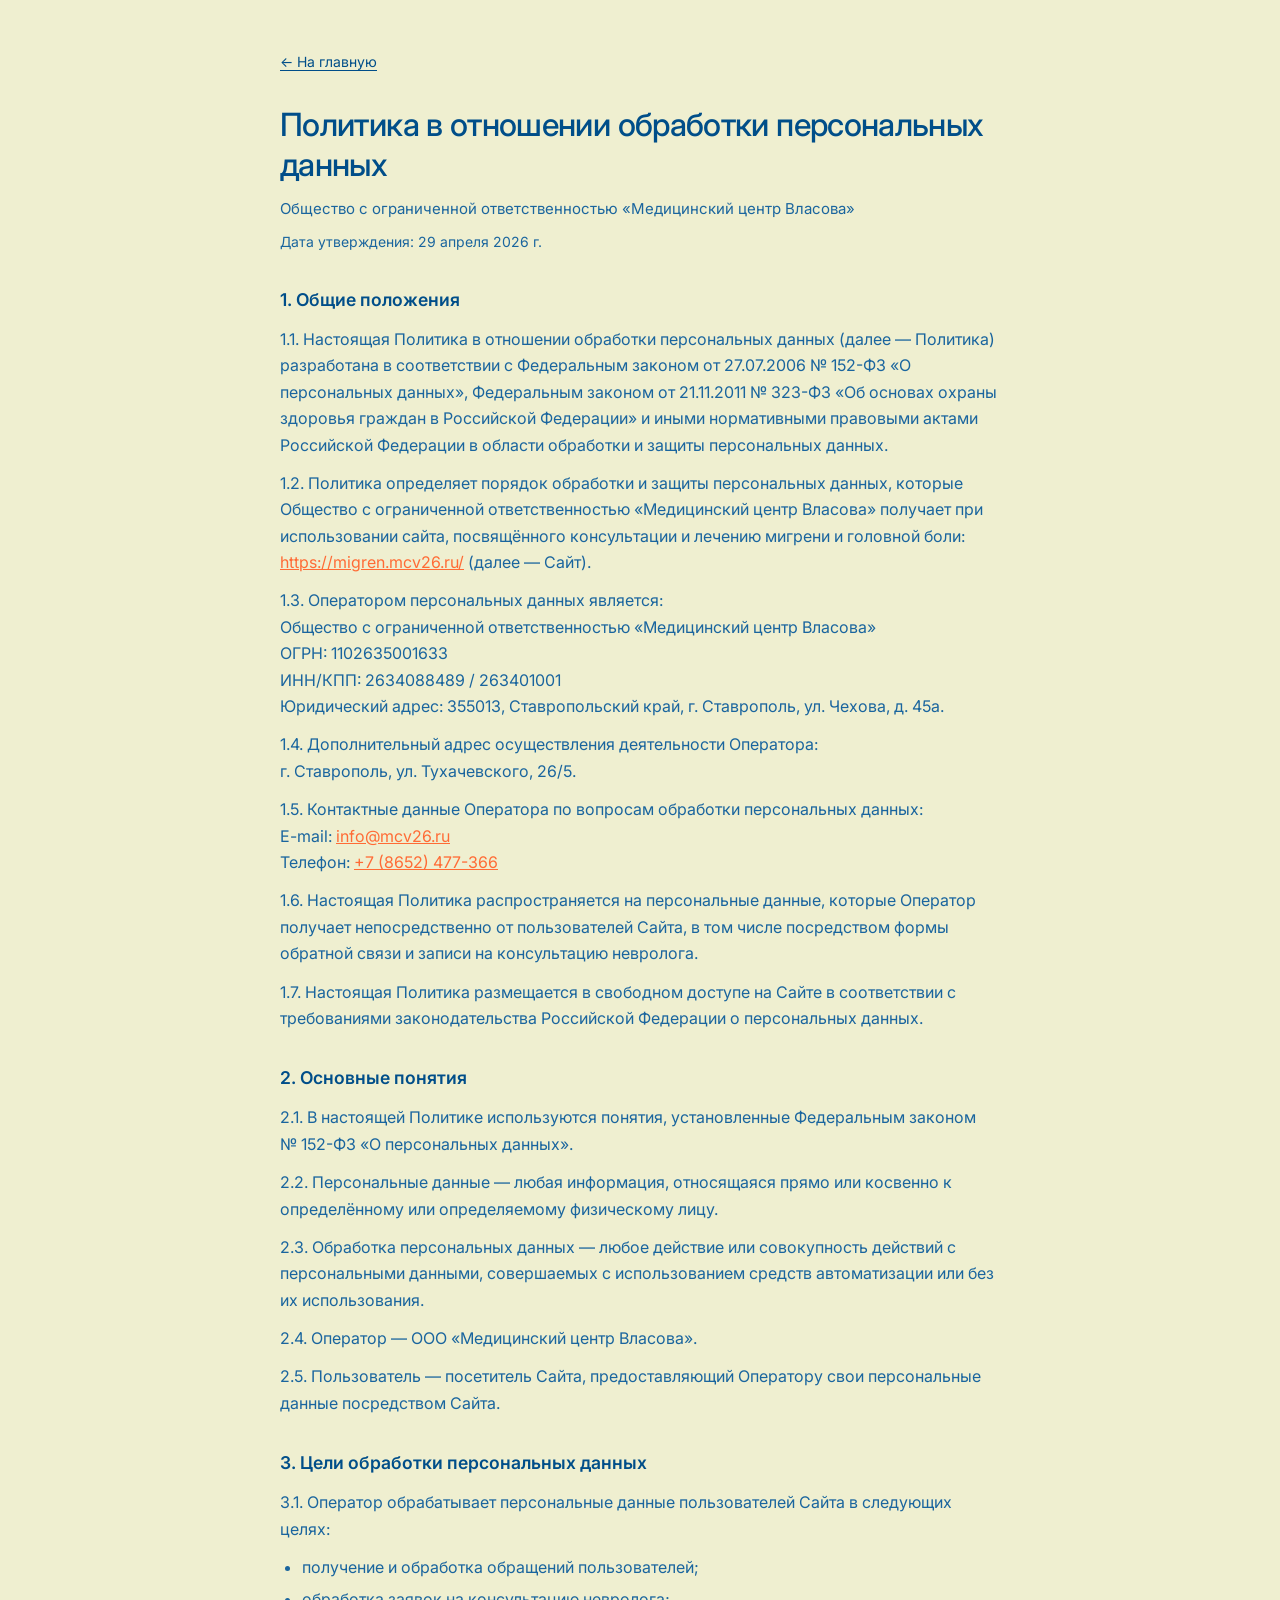
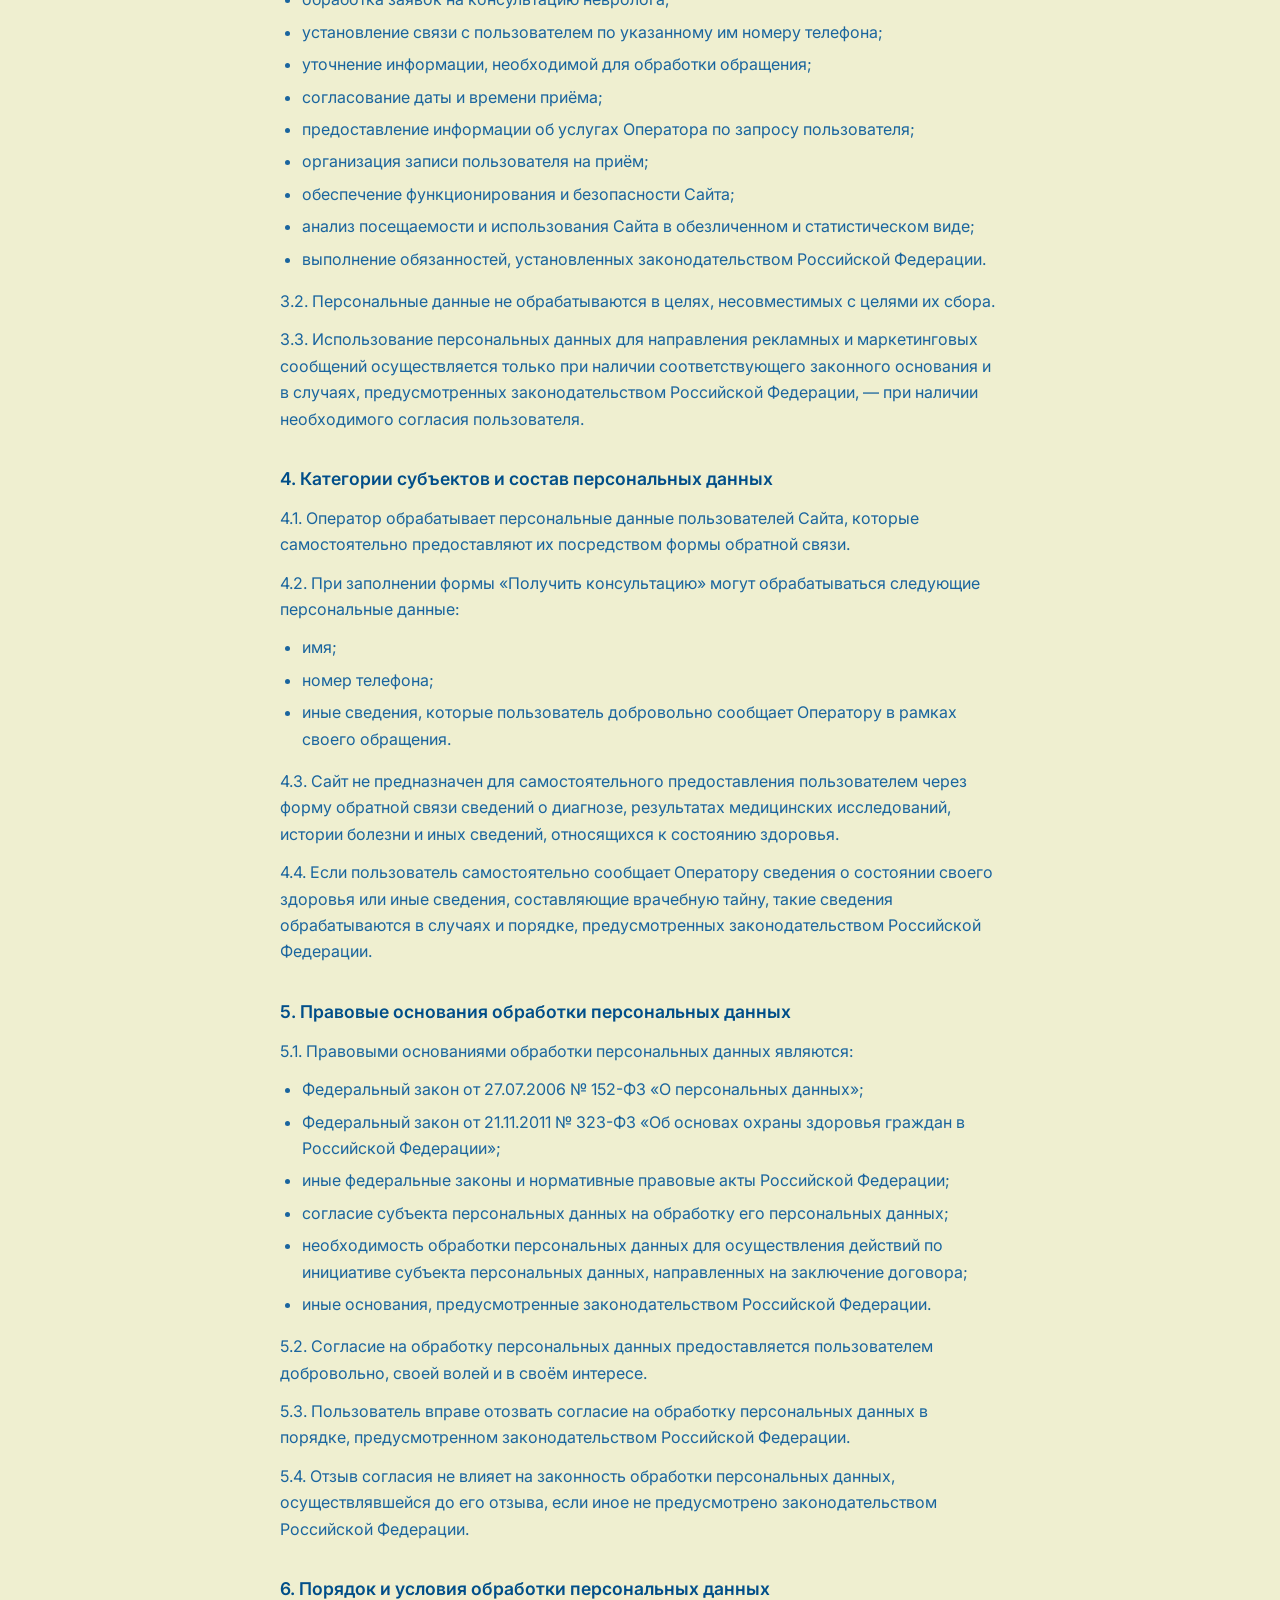
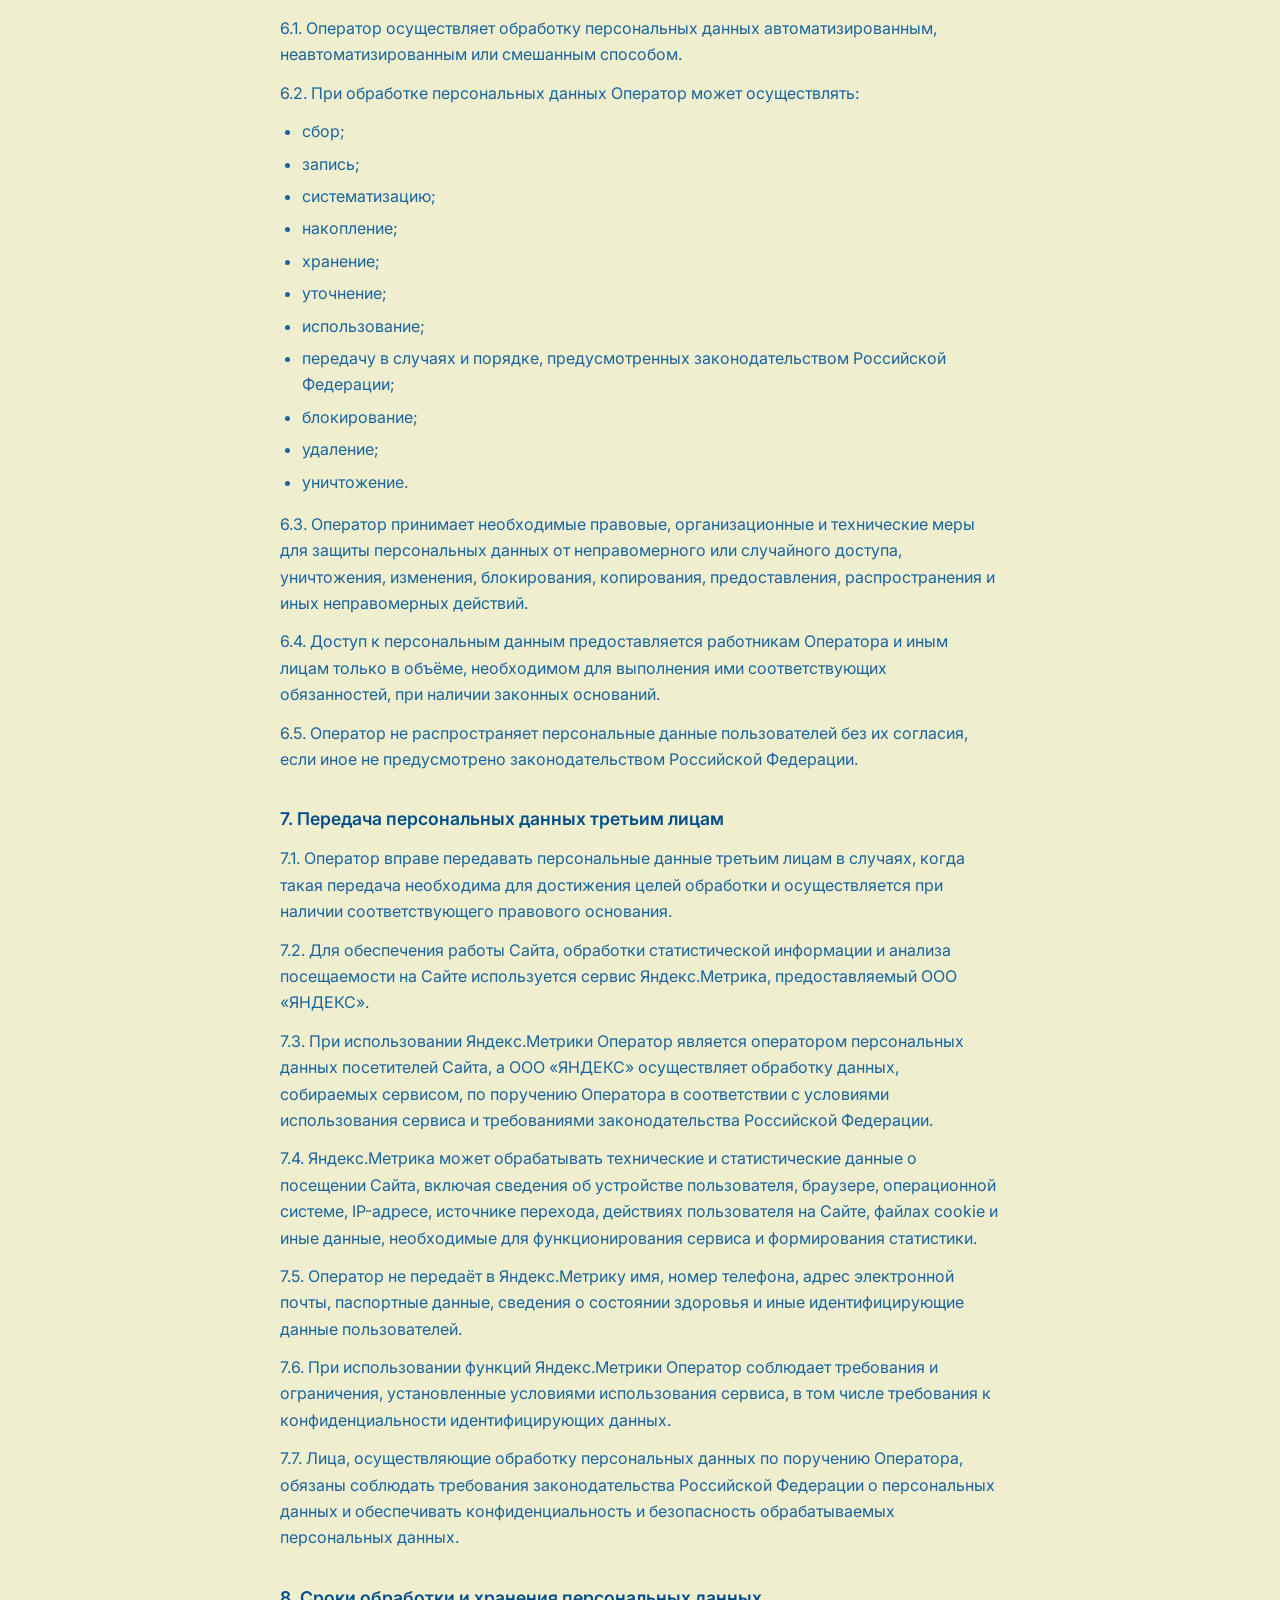
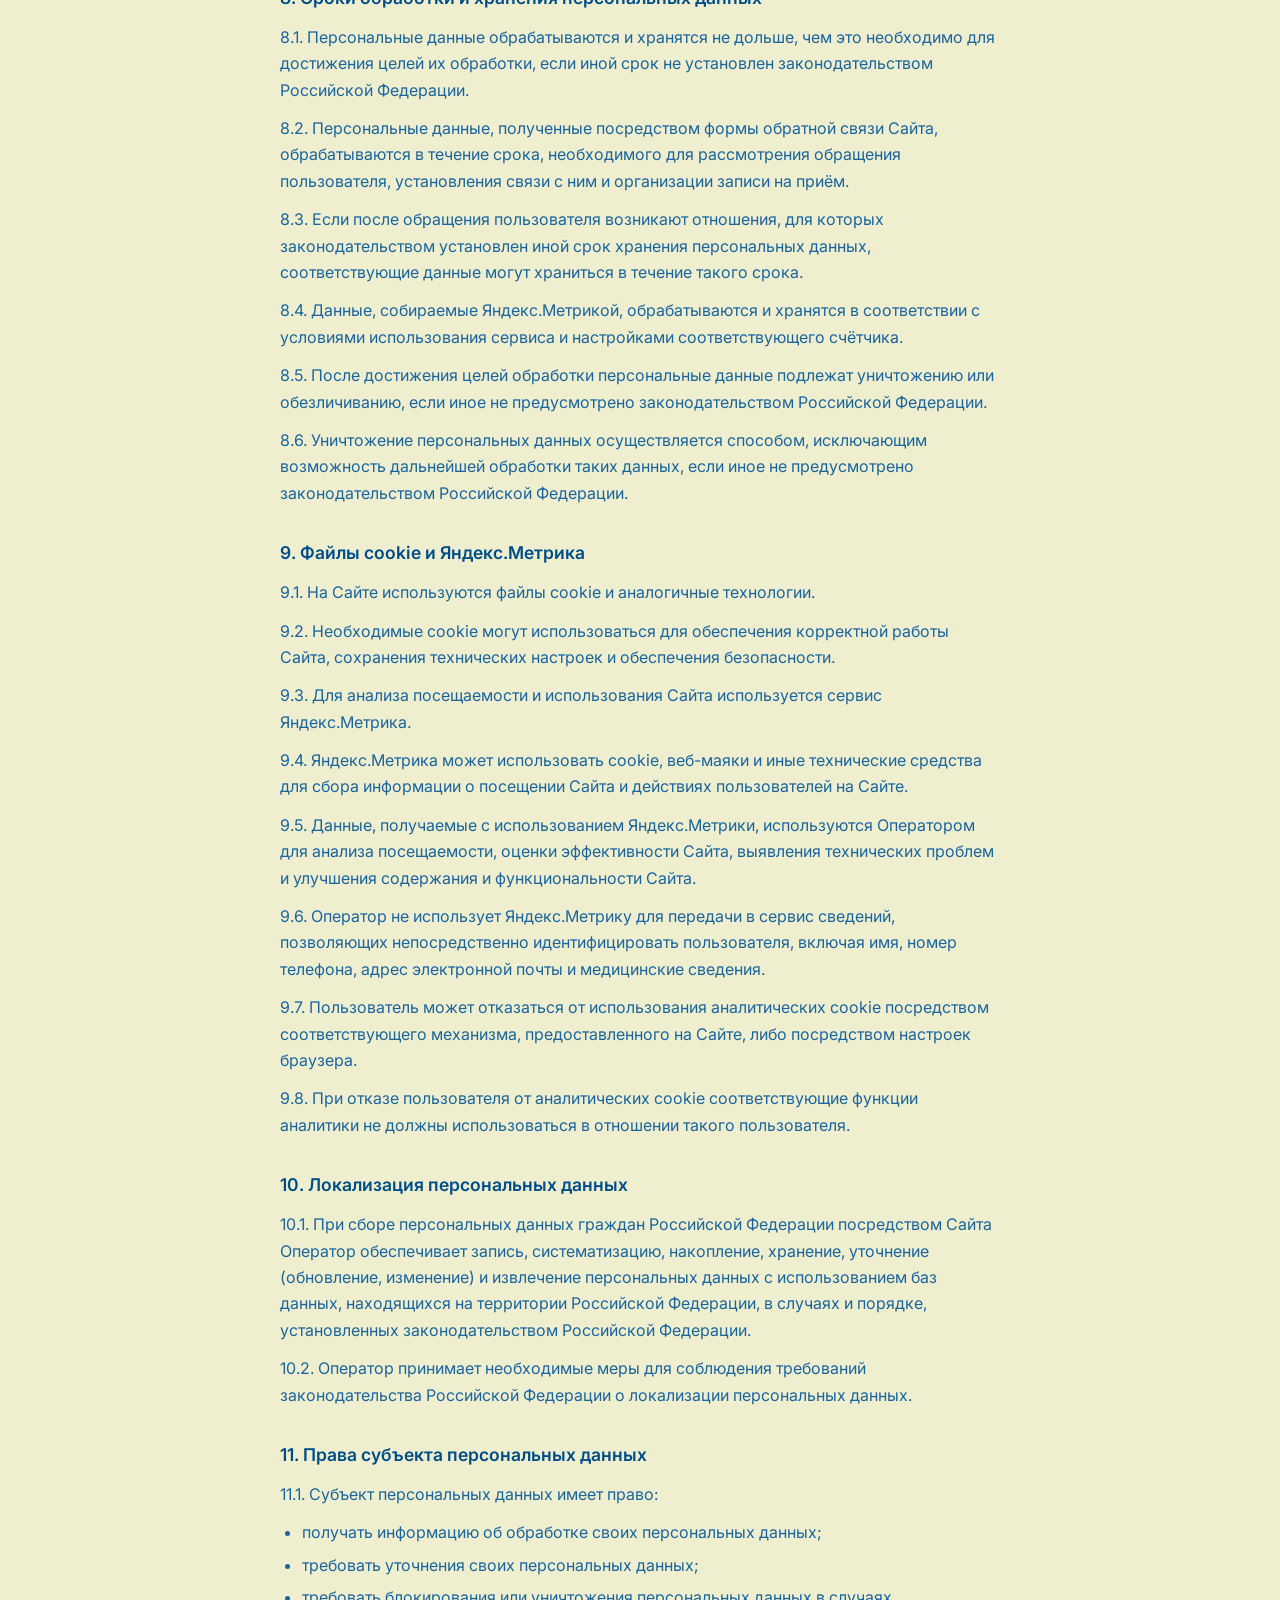
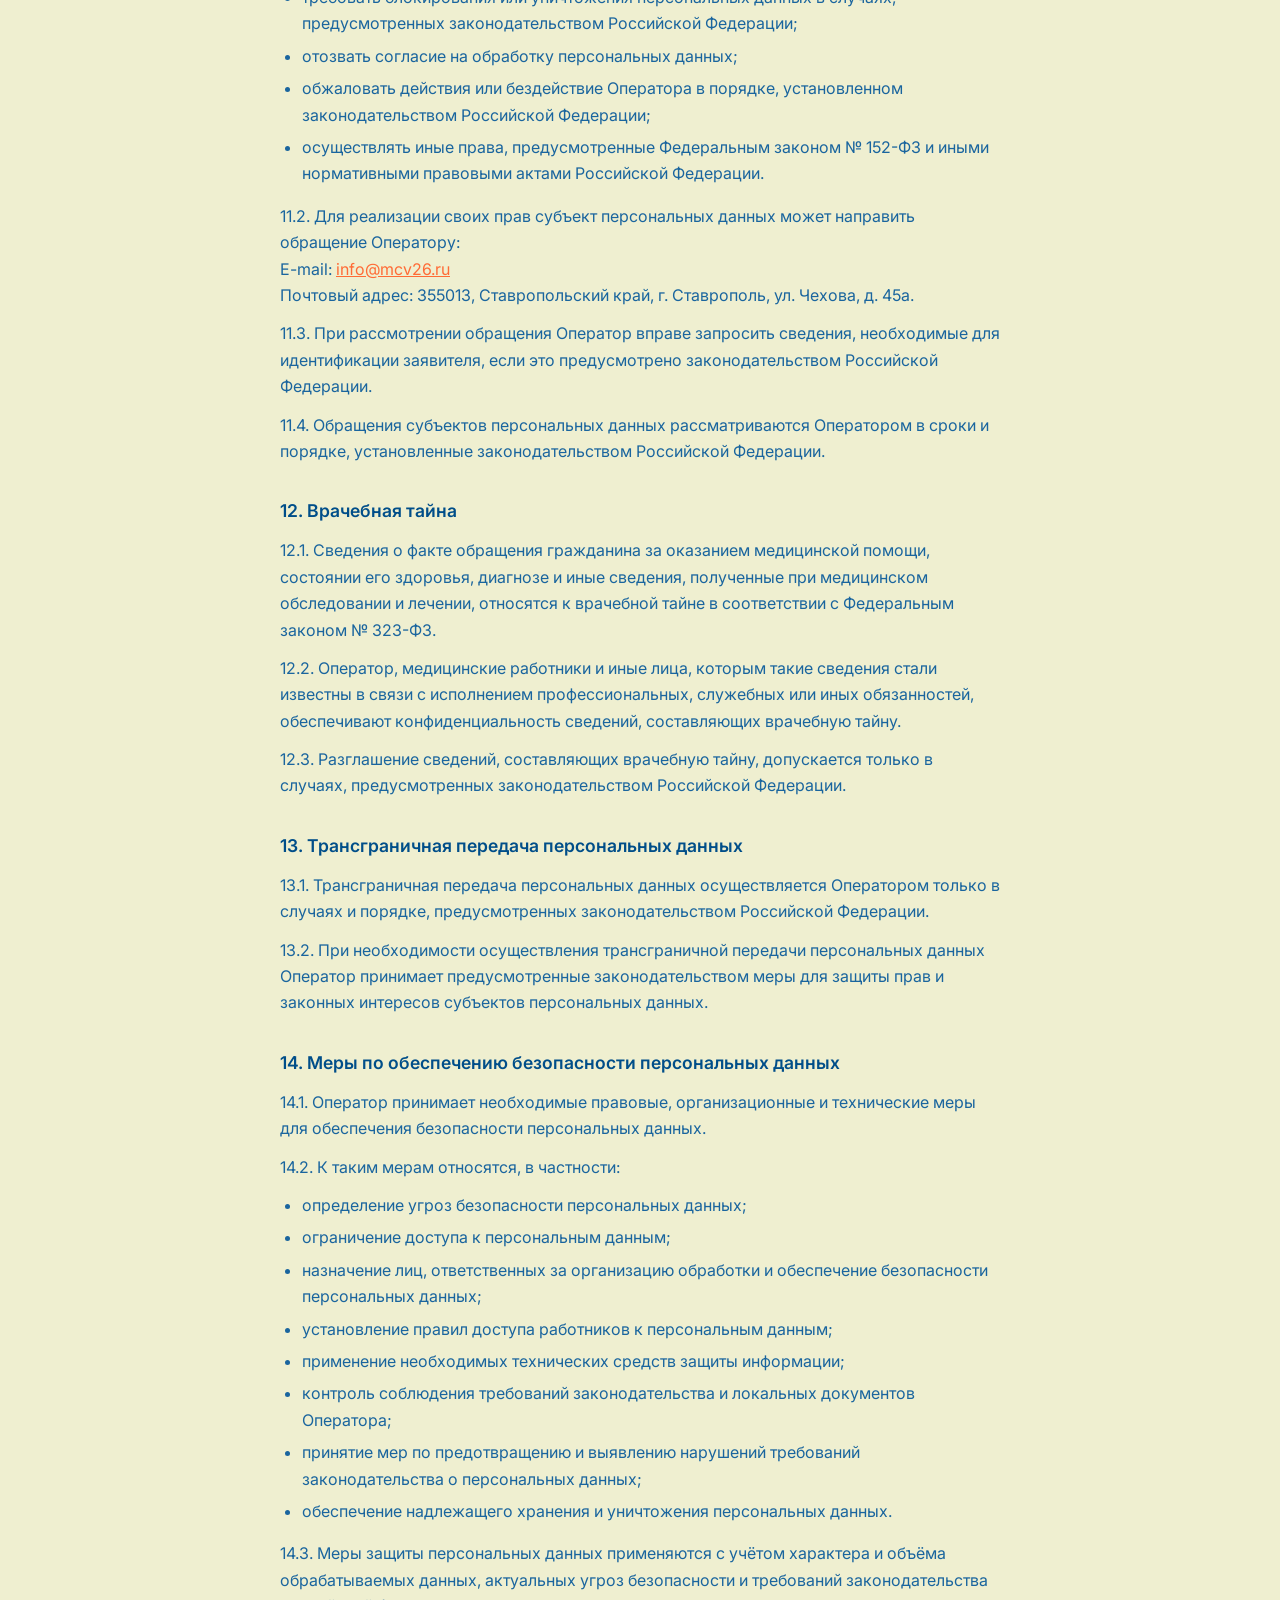
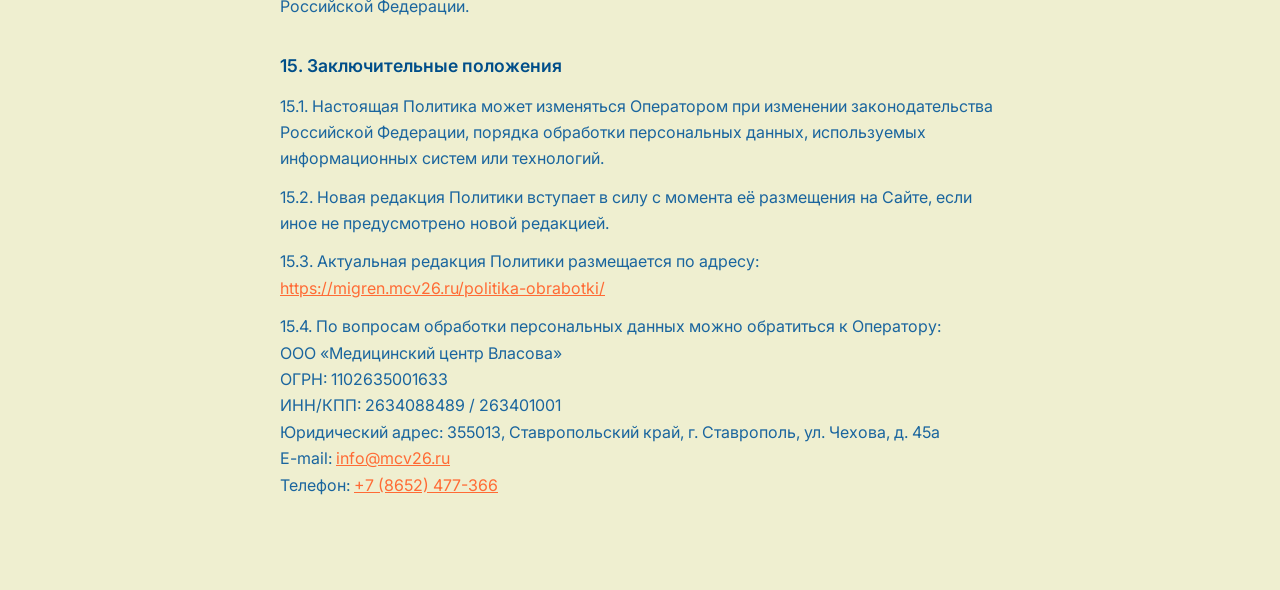
<file: politika-obrabotki/index.html>
<!DOCTYPE html>
<html lang="ru">
<head>
  <meta charset="UTF-8" />
  <meta name="viewport" content="width=device-width, initial-scale=1.0" />
  <title>Политика в отношении обработки персональных данных — Медицинский центр Власова</title>
  <meta name="description" content="Политика в отношении обработки персональных данных ООО «Медицинский центр Власова» для сайта migren.mcv26.ru" />
  <link rel="preconnect" href="https://fonts.googleapis.com" />
  <link rel="preconnect" href="https://fonts.gstatic.com" crossorigin />
  <link href="https://fonts.googleapis.com/css2?family=Inter:wght@400;500;600&display=swap" rel="stylesheet" />
  <style>
    :root {
      --color-bone: #EFEFD0;
      --color-ink: #004E89;
      --color-ink-soft: #1A659E;
      --color-ember: #FF6B35;
      --font: 'Inter', ui-sans-serif, system-ui, sans-serif;
    }
    * { box-sizing: border-box; margin: 0; padding: 0; }
    body {
      font-family: var(--font);
      font-size: 16px;
      line-height: 1.65;
      color: var(--color-ink);
      background: var(--color-bone);
      padding: 48px 24px 80px;
      -webkit-font-smoothing: antialiased;
    }
    .wrap { max-width: 720px; margin: 0 auto; }
    h1 {
      font-size: clamp(1.5rem, 4vw, 2rem);
      font-weight: 500;
      letter-spacing: -0.02em;
      margin-bottom: 12px;
      line-height: 1.25;
    }
    .org {
      font-size: 15px;
      color: var(--color-ink-soft);
      margin-bottom: 8px;
    }
    .date {
      font-size: 14px;
      color: var(--color-ink-soft);
      margin-bottom: 32px;
    }
    h2 {
      font-size: 1.1rem;
      font-weight: 600;
      margin: 32px 0 12px;
      color: var(--color-ink);
    }
    p { margin-bottom: 12px; color: var(--color-ink-soft); }
    ul {
      padding-left: 1.35em;
      margin-bottom: 16px;
      color: var(--color-ink-soft);
    }
    li { margin-bottom: 6px; }
    a { color: var(--color-ember); }
    a:hover { text-decoration: underline; }
    .back {
      display: inline-block;
      margin-bottom: 32px;
      font-size: 14px;
      color: var(--color-ink);
      text-decoration: underline;
      text-underline-offset: 3px;
    }
    .back:hover { color: var(--color-ember); }
  </style>
</head>
<body>
  <div class="wrap">
    <a class="back" href="../">← На главную</a>
    <h1>Политика в отношении обработки персональных данных</h1>
    <p class="org">Общество с ограниченной ответственностью «Медицинский центр Власова»</p>
    <p class="date">Дата утверждения: 29 апреля 2026&nbsp;г.</p>

    <h2>1. Общие положения</h2>
    <p>1.1. Настоящая Политика в отношении обработки персональных данных (далее — Политика) разработана в соответствии с Федеральным законом от 27.07.2006 №&nbsp;152-ФЗ «О персональных данных», Федеральным законом от 21.11.2011 №&nbsp;323-ФЗ «Об основах охраны здоровья граждан в Российской Федерации» и иными нормативными правовыми актами Российской Федерации в области обработки и защиты персональных данных.</p>
    <p>1.2. Политика определяет порядок обработки и защиты персональных данных, которые Общество с ограниченной ответственностью «Медицинский центр Власова» получает при использовании сайта, посвящённого консультации и лечению мигрени и головной боли: <a href="https://migren.mcv26.ru/">https://migren.mcv26.ru/</a> (далее — Сайт).</p>
    <p>1.3. Оператором персональных данных является:<br />
    Общество с ограниченной ответственностью «Медицинский центр Власова»<br />
    ОГРН: 1102635001633<br />
    ИНН/КПП: 2634088489 / 263401001<br />
    Юридический адрес: 355013, Ставропольский край, г.&nbsp;Ставрополь, ул.&nbsp;Чехова, д.&nbsp;45а.</p>
    <p>1.4. Дополнительный адрес осуществления деятельности Оператора:<br />
    г.&nbsp;Ставрополь, ул.&nbsp;Тухачевского, 26/5.</p>
    <p>1.5. Контактные данные Оператора по вопросам обработки персональных данных:<br />
    E-mail: <a href="mailto:info@mcv26.ru">info@mcv26.ru</a><br />
    Телефон: <a href="tel:+78652477366">+7 (8652) 477-366</a></p>
    <p>1.6. Настоящая Политика распространяется на персональные данные, которые Оператор получает непосредственно от пользователей Сайта, в том числе посредством формы обратной связи и записи на консультацию невролога.</p>
    <p>1.7. Настоящая Политика размещается в свободном доступе на Сайте в соответствии с требованиями законодательства Российской Федерации о персональных данных.</p>

    <h2>2. Основные понятия</h2>
    <p>2.1. В настоящей Политике используются понятия, установленные Федеральным законом №&nbsp;152-ФЗ «О персональных данных».</p>
    <p>2.2. Персональные данные — любая информация, относящаяся прямо или косвенно к определённому или определяемому физическому лицу.</p>
    <p>2.3. Обработка персональных данных — любое действие или совокупность действий с персональными данными, совершаемых с использованием средств автоматизации или без их использования.</p>
    <p>2.4. Оператор — ООО «Медицинский центр Власова».</p>
    <p>2.5. Пользователь — посетитель Сайта, предоставляющий Оператору свои персональные данные посредством Сайта.</p>

    <h2>3. Цели обработки персональных данных</h2>
    <p>3.1. Оператор обрабатывает персональные данные пользователей Сайта в следующих целях:</p>
    <ul>
      <li>получение и обработка обращений пользователей;</li>
      <li>обработка заявок на консультацию невролога;</li>
      <li>установление связи с пользователем по указанному им номеру телефона;</li>
      <li>уточнение информации, необходимой для обработки обращения;</li>
      <li>согласование даты и времени приёма;</li>
      <li>предоставление информации об услугах Оператора по запросу пользователя;</li>
      <li>организация записи пользователя на приём;</li>
      <li>обеспечение функционирования и безопасности Сайта;</li>
      <li>анализ посещаемости и использования Сайта в обезличенном и статистическом виде;</li>
      <li>выполнение обязанностей, установленных законодательством Российской Федерации.</li>
    </ul>
    <p>3.2. Персональные данные не обрабатываются в целях, несовместимых с целями их сбора.</p>
    <p>3.3. Использование персональных данных для направления рекламных и маркетинговых сообщений осуществляется только при наличии соответствующего законного основания и в случаях, предусмотренных законодательством Российской Федерации, — при наличии необходимого согласия пользователя.</p>

    <h2>4. Категории субъектов и состав персональных данных</h2>
    <p>4.1. Оператор обрабатывает персональные данные пользователей Сайта, которые самостоятельно предоставляют их посредством формы обратной связи.</p>
    <p>4.2. При заполнении формы «Получить консультацию» могут обрабатываться следующие персональные данные:</p>
    <ul>
      <li>имя;</li>
      <li>номер телефона;</li>
      <li>иные сведения, которые пользователь добровольно сообщает Оператору в рамках своего обращения.</li>
    </ul>
    <p>4.3. Сайт не предназначен для самостоятельного предоставления пользователем через форму обратной связи сведений о диагнозе, результатах медицинских исследований, истории болезни и иных сведений, относящихся к состоянию здоровья.</p>
    <p>4.4. Если пользователь самостоятельно сообщает Оператору сведения о состоянии своего здоровья или иные сведения, составляющие врачебную тайну, такие сведения обрабатываются в случаях и порядке, предусмотренных законодательством Российской Федерации.</p>

    <h2>5. Правовые основания обработки персональных данных</h2>
    <p>5.1. Правовыми основаниями обработки персональных данных являются:</p>
    <ul>
      <li>Федеральный закон от 27.07.2006 №&nbsp;152-ФЗ «О персональных данных»;</li>
      <li>Федеральный закон от 21.11.2011 №&nbsp;323-ФЗ «Об основах охраны здоровья граждан в Российской Федерации»;</li>
      <li>иные федеральные законы и нормативные правовые акты Российской Федерации;</li>
      <li>согласие субъекта персональных данных на обработку его персональных данных;</li>
      <li>необходимость обработки персональных данных для осуществления действий по инициативе субъекта персональных данных, направленных на заключение договора;</li>
      <li>иные основания, предусмотренные законодательством Российской Федерации.</li>
    </ul>
    <p>5.2. Согласие на обработку персональных данных предоставляется пользователем добровольно, своей волей и в своём интересе.</p>
    <p>5.3. Пользователь вправе отозвать согласие на обработку персональных данных в порядке, предусмотренном законодательством Российской Федерации.</p>
    <p>5.4. Отзыв согласия не влияет на законность обработки персональных данных, осуществлявшейся до его отзыва, если иное не предусмотрено законодательством Российской Федерации.</p>

    <h2>6. Порядок и условия обработки персональных данных</h2>
    <p>6.1. Оператор осуществляет обработку персональных данных автоматизированным, неавтоматизированным или смешанным способом.</p>
    <p>6.2. При обработке персональных данных Оператор может осуществлять:</p>
    <ul>
      <li>сбор;</li>
      <li>запись;</li>
      <li>систематизацию;</li>
      <li>накопление;</li>
      <li>хранение;</li>
      <li>уточнение;</li>
      <li>использование;</li>
      <li>передачу в случаях и порядке, предусмотренных законодательством Российской Федерации;</li>
      <li>блокирование;</li>
      <li>удаление;</li>
      <li>уничтожение.</li>
    </ul>
    <p>6.3. Оператор принимает необходимые правовые, организационные и технические меры для защиты персональных данных от неправомерного или случайного доступа, уничтожения, изменения, блокирования, копирования, предоставления, распространения и иных неправомерных действий.</p>
    <p>6.4. Доступ к персональным данным предоставляется работникам Оператора и иным лицам только в объёме, необходимом для выполнения ими соответствующих обязанностей, при наличии законных оснований.</p>
    <p>6.5. Оператор не распространяет персональные данные пользователей без их согласия, если иное не предусмотрено законодательством Российской Федерации.</p>

    <h2>7. Передача персональных данных третьим лицам</h2>
    <p>7.1. Оператор вправе передавать персональные данные третьим лицам в случаях, когда такая передача необходима для достижения целей обработки и осуществляется при наличии соответствующего правового основания.</p>
    <p>7.2. Для обеспечения работы Сайта, обработки статистической информации и анализа посещаемости на Сайте используется сервис Яндекс.Метрика, предоставляемый ООО «ЯНДЕКС».</p>
    <p>7.3. При использовании Яндекс.Метрики Оператор является оператором персональных данных посетителей Сайта, а ООО «ЯНДЕКС» осуществляет обработку данных, собираемых сервисом, по поручению Оператора в соответствии с условиями использования сервиса и требованиями законодательства Российской Федерации.</p>
    <p>7.4. Яндекс.Метрика может обрабатывать технические и статистические данные о посещении Сайта, включая сведения об устройстве пользователя, браузере, операционной системе, IP-адресе, источнике перехода, действиях пользователя на Сайте, файлах cookie и иные данные, необходимые для функционирования сервиса и формирования статистики.</p>
    <p>7.5. Оператор не передаёт в Яндекс.Метрику имя, номер телефона, адрес электронной почты, паспортные данные, сведения о состоянии здоровья и иные идентифицирующие данные пользователей.</p>
    <p>7.6. При использовании функций Яндекс.Метрики Оператор соблюдает требования и ограничения, установленные условиями использования сервиса, в том числе требования к конфиденциальности идентифицирующих данных.</p>
    <p>7.7. Лица, осуществляющие обработку персональных данных по поручению Оператора, обязаны соблюдать требования законодательства Российской Федерации о персональных данных и обеспечивать конфиденциальность и безопасность обрабатываемых персональных данных.</p>

    <h2>8. Сроки обработки и хранения персональных данных</h2>
    <p>8.1. Персональные данные обрабатываются и хранятся не дольше, чем это необходимо для достижения целей их обработки, если иной срок не установлен законодательством Российской Федерации.</p>
    <p>8.2. Персональные данные, полученные посредством формы обратной связи Сайта, обрабатываются в течение срока, необходимого для рассмотрения обращения пользователя, установления связи с ним и организации записи на приём.</p>
    <p>8.3. Если после обращения пользователя возникают отношения, для которых законодательством установлен иной срок хранения персональных данных, соответствующие данные могут храниться в течение такого срока.</p>
    <p>8.4. Данные, собираемые Яндекс.Метрикой, обрабатываются и хранятся в соответствии с условиями использования сервиса и настройками соответствующего счётчика.</p>
    <p>8.5. После достижения целей обработки персональные данные подлежат уничтожению или обезличиванию, если иное не предусмотрено законодательством Российской Федерации.</p>
    <p>8.6. Уничтожение персональных данных осуществляется способом, исключающим возможность дальнейшей обработки таких данных, если иное не предусмотрено законодательством Российской Федерации.</p>

    <h2>9. Файлы cookie и Яндекс.Метрика</h2>
    <p>9.1. На Сайте используются файлы cookie и аналогичные технологии.</p>
    <p>9.2. Необходимые cookie могут использоваться для обеспечения корректной работы Сайта, сохранения технических настроек и обеспечения безопасности.</p>
    <p>9.3. Для анализа посещаемости и использования Сайта используется сервис Яндекс.Метрика.</p>
    <p>9.4. Яндекс.Метрика может использовать cookie, веб-маяки и иные технические средства для сбора информации о посещении Сайта и действиях пользователей на Сайте.</p>
    <p>9.5. Данные, получаемые с использованием Яндекс.Метрики, используются Оператором для анализа посещаемости, оценки эффективности Сайта, выявления технических проблем и улучшения содержания и функциональности Сайта.</p>
    <p>9.6. Оператор не использует Яндекс.Метрику для передачи в сервис сведений, позволяющих непосредственно идентифицировать пользователя, включая имя, номер телефона, адрес электронной почты и медицинские сведения.</p>
    <p>9.7. Пользователь может отказаться от использования аналитических cookie посредством соответствующего механизма, предоставленного на Сайте, либо посредством настроек браузера.</p>
    <p>9.8. При отказе пользователя от аналитических cookie соответствующие функции аналитики не должны использоваться в отношении такого пользователя.</p>

    <h2>10. Локализация персональных данных</h2>
    <p>10.1. При сборе персональных данных граждан Российской Федерации посредством Сайта Оператор обеспечивает запись, систематизацию, накопление, хранение, уточнение (обновление, изменение) и извлечение персональных данных с использованием баз данных, находящихся на территории Российской Федерации, в случаях и порядке, установленных законодательством Российской Федерации.</p>
    <p>10.2. Оператор принимает необходимые меры для соблюдения требований законодательства Российской Федерации о локализации персональных данных.</p>

    <h2>11. Права субъекта персональных данных</h2>
    <p>11.1. Субъект персональных данных имеет право:</p>
    <ul>
      <li>получать информацию об обработке своих персональных данных;</li>
      <li>требовать уточнения своих персональных данных;</li>
      <li>требовать блокирования или уничтожения персональных данных в случаях, предусмотренных законодательством Российской Федерации;</li>
      <li>отозвать согласие на обработку персональных данных;</li>
      <li>обжаловать действия или бездействие Оператора в порядке, установленном законодательством Российской Федерации;</li>
      <li>осуществлять иные права, предусмотренные Федеральным законом №&nbsp;152-ФЗ и иными нормативными правовыми актами Российской Федерации.</li>
    </ul>
    <p>11.2. Для реализации своих прав субъект персональных данных может направить обращение Оператору:<br />
    E-mail: <a href="mailto:info@mcv26.ru">info@mcv26.ru</a><br />
    Почтовый адрес: 355013, Ставропольский край, г.&nbsp;Ставрополь, ул.&nbsp;Чехова, д.&nbsp;45а.</p>
    <p>11.3. При рассмотрении обращения Оператор вправе запросить сведения, необходимые для идентификации заявителя, если это предусмотрено законодательством Российской Федерации.</p>
    <p>11.4. Обращения субъектов персональных данных рассматриваются Оператором в сроки и порядке, установленные законодательством Российской Федерации.</p>

    <h2>12. Врачебная тайна</h2>
    <p>12.1. Сведения о факте обращения гражданина за оказанием медицинской помощи, состоянии его здоровья, диагнозе и иные сведения, полученные при медицинском обследовании и лечении, относятся к врачебной тайне в соответствии с Федеральным законом №&nbsp;323-ФЗ.</p>
    <p>12.2. Оператор, медицинские работники и иные лица, которым такие сведения стали известны в связи с исполнением профессиональных, служебных или иных обязанностей, обеспечивают конфиденциальность сведений, составляющих врачебную тайну.</p>
    <p>12.3. Разглашение сведений, составляющих врачебную тайну, допускается только в случаях, предусмотренных законодательством Российской Федерации.</p>

    <h2>13. Трансграничная передача персональных данных</h2>
    <p>13.1. Трансграничная передача персональных данных осуществляется Оператором только в случаях и порядке, предусмотренных законодательством Российской Федерации.</p>
    <p>13.2. При необходимости осуществления трансграничной передачи персональных данных Оператор принимает предусмотренные законодательством меры для защиты прав и законных интересов субъектов персональных данных.</p>

    <h2>14. Меры по обеспечению безопасности персональных данных</h2>
    <p>14.1. Оператор принимает необходимые правовые, организационные и технические меры для обеспечения безопасности персональных данных.</p>
    <p>14.2. К таким мерам относятся, в частности:</p>
    <ul>
      <li>определение угроз безопасности персональных данных;</li>
      <li>ограничение доступа к персональным данным;</li>
      <li>назначение лиц, ответственных за организацию обработки и обеспечение безопасности персональных данных;</li>
      <li>установление правил доступа работников к персональным данным;</li>
      <li>применение необходимых технических средств защиты информации;</li>
      <li>контроль соблюдения требований законодательства и локальных документов Оператора;</li>
      <li>принятие мер по предотвращению и выявлению нарушений требований законодательства о персональных данных;</li>
      <li>обеспечение надлежащего хранения и уничтожения персональных данных.</li>
    </ul>
    <p>14.3. Меры защиты персональных данных применяются с учётом характера и объёма обрабатываемых данных, актуальных угроз безопасности и требований законодательства Российской Федерации.</p>

    <h2>15. Заключительные положения</h2>
    <p>15.1. Настоящая Политика может изменяться Оператором при изменении законодательства Российской Федерации, порядка обработки персональных данных, используемых информационных систем или технологий.</p>
    <p>15.2. Новая редакция Политики вступает в силу с момента её размещения на Сайте, если иное не предусмотрено новой редакцией.</p>
    <p>15.3. Актуальная редакция Политики размещается по адресу:<br />
    <a href="https://migren.mcv26.ru/politika-obrabotki/">https://migren.mcv26.ru/politika-obrabotki/</a></p>
    <p>15.4. По вопросам обработки персональных данных можно обратиться к Оператору:<br />
    ООО «Медицинский центр Власова»<br />
    ОГРН: 1102635001633<br />
    ИНН/КПП: 2634088489 / 263401001<br />
    Юридический адрес: 355013, Ставропольский край, г.&nbsp;Ставрополь, ул.&nbsp;Чехова, д.&nbsp;45а<br />
    E-mail: <a href="mailto:info@mcv26.ru">info@mcv26.ru</a><br />
    Телефон: <a href="tel:+78652477366">+7 (8652) 477-366</a></p>
  </div>
</body>
</html>
</file>
